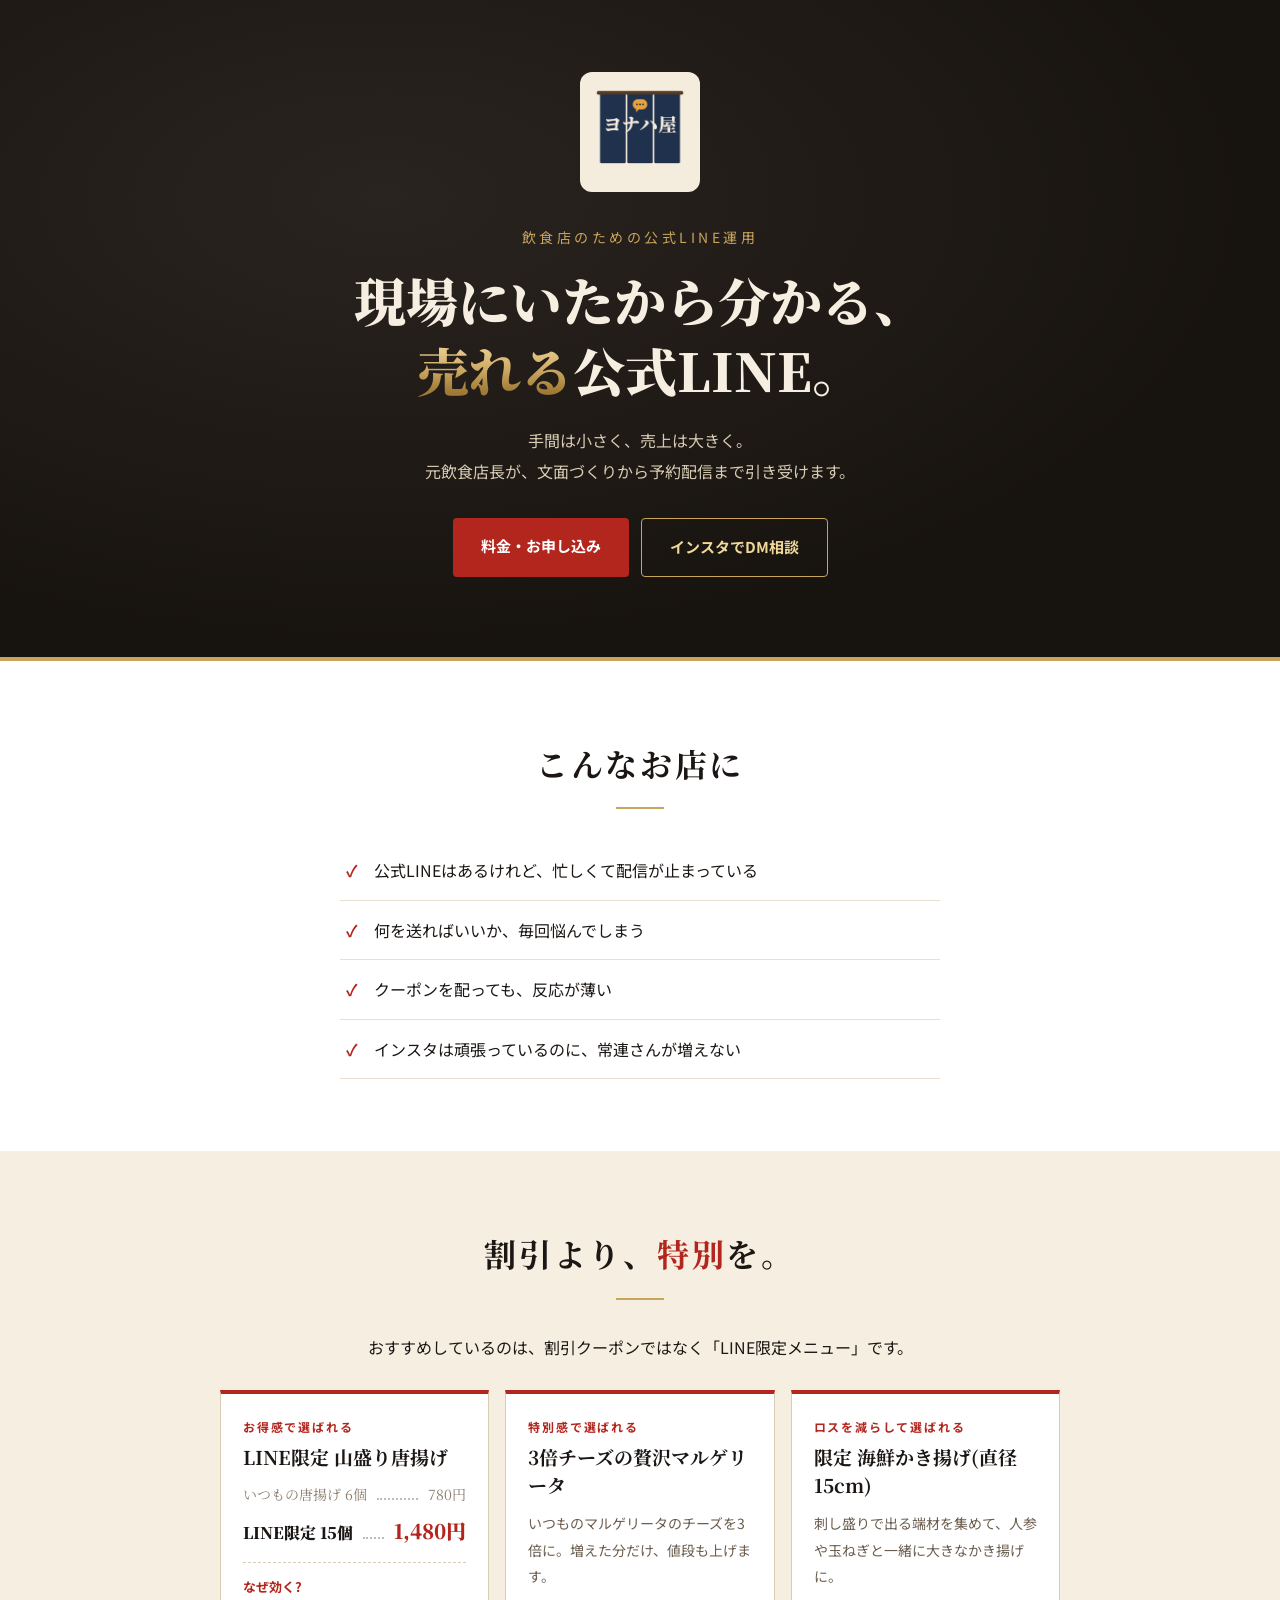
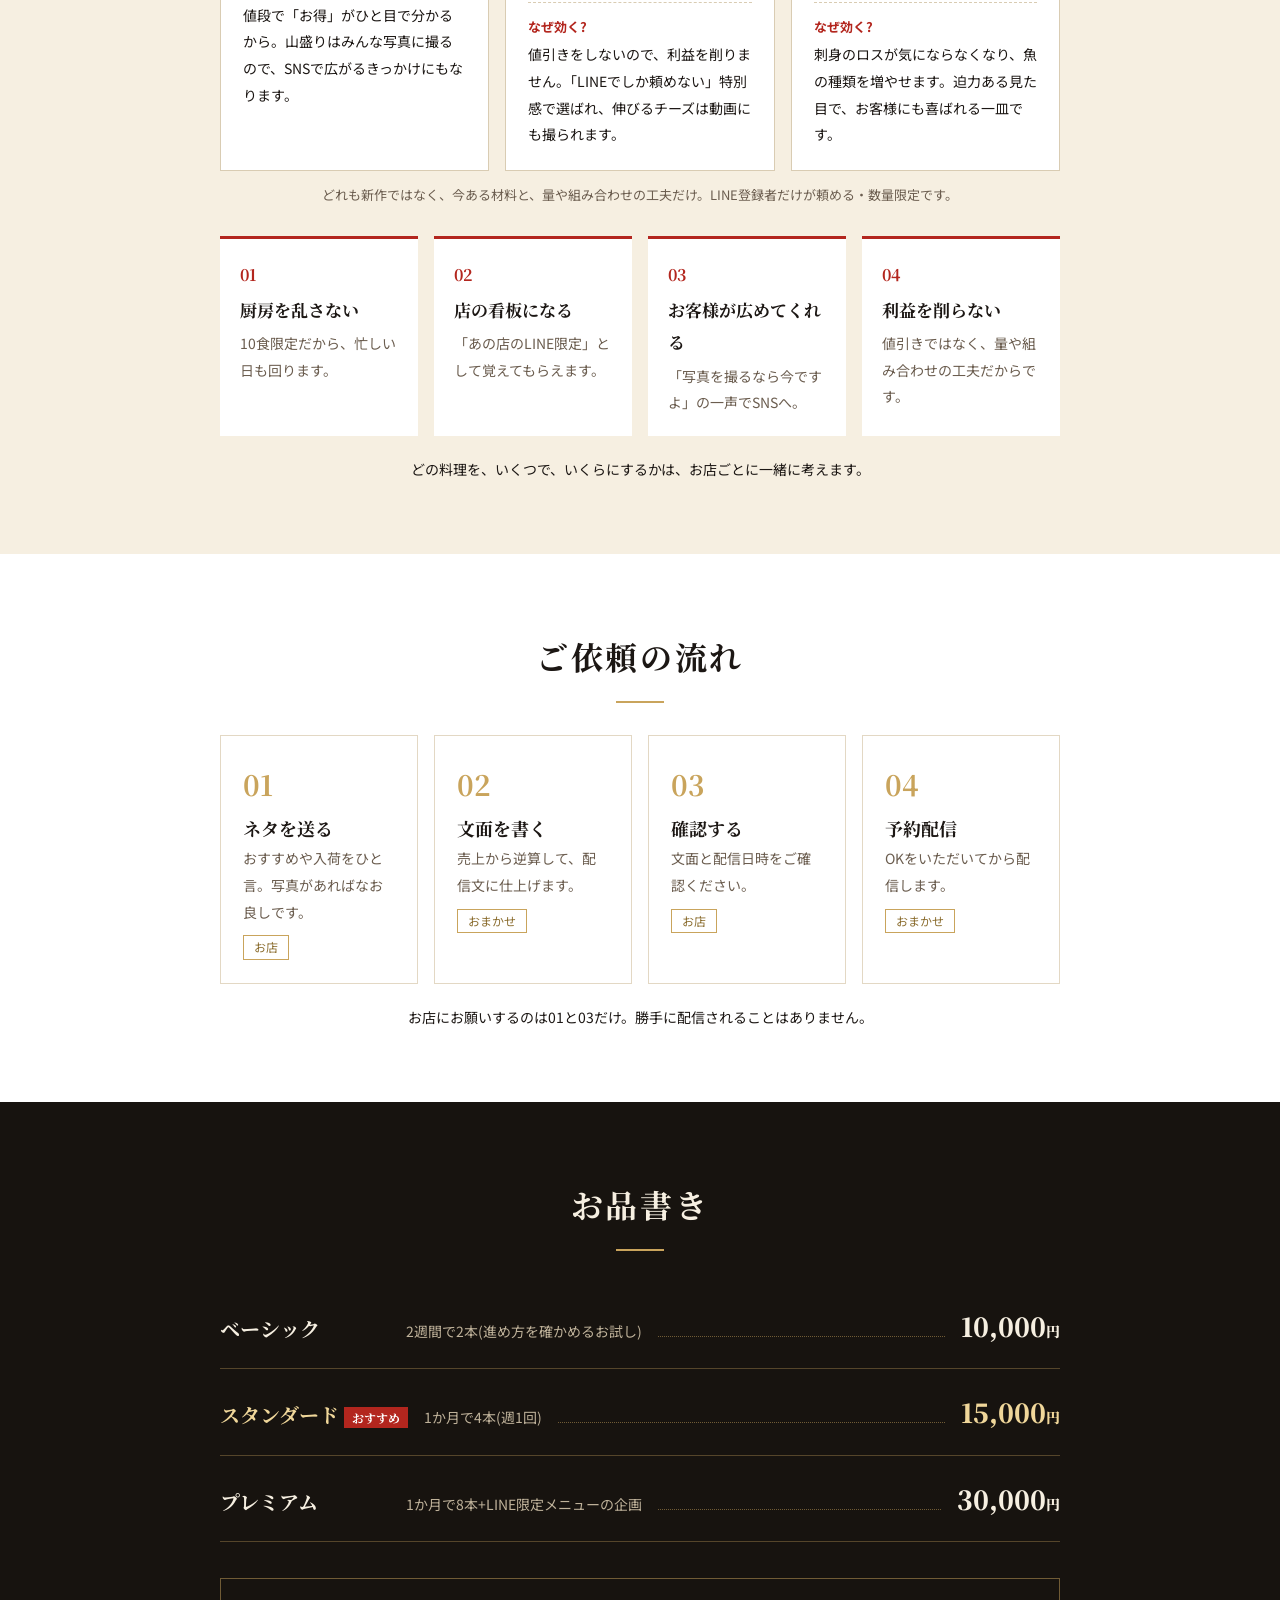
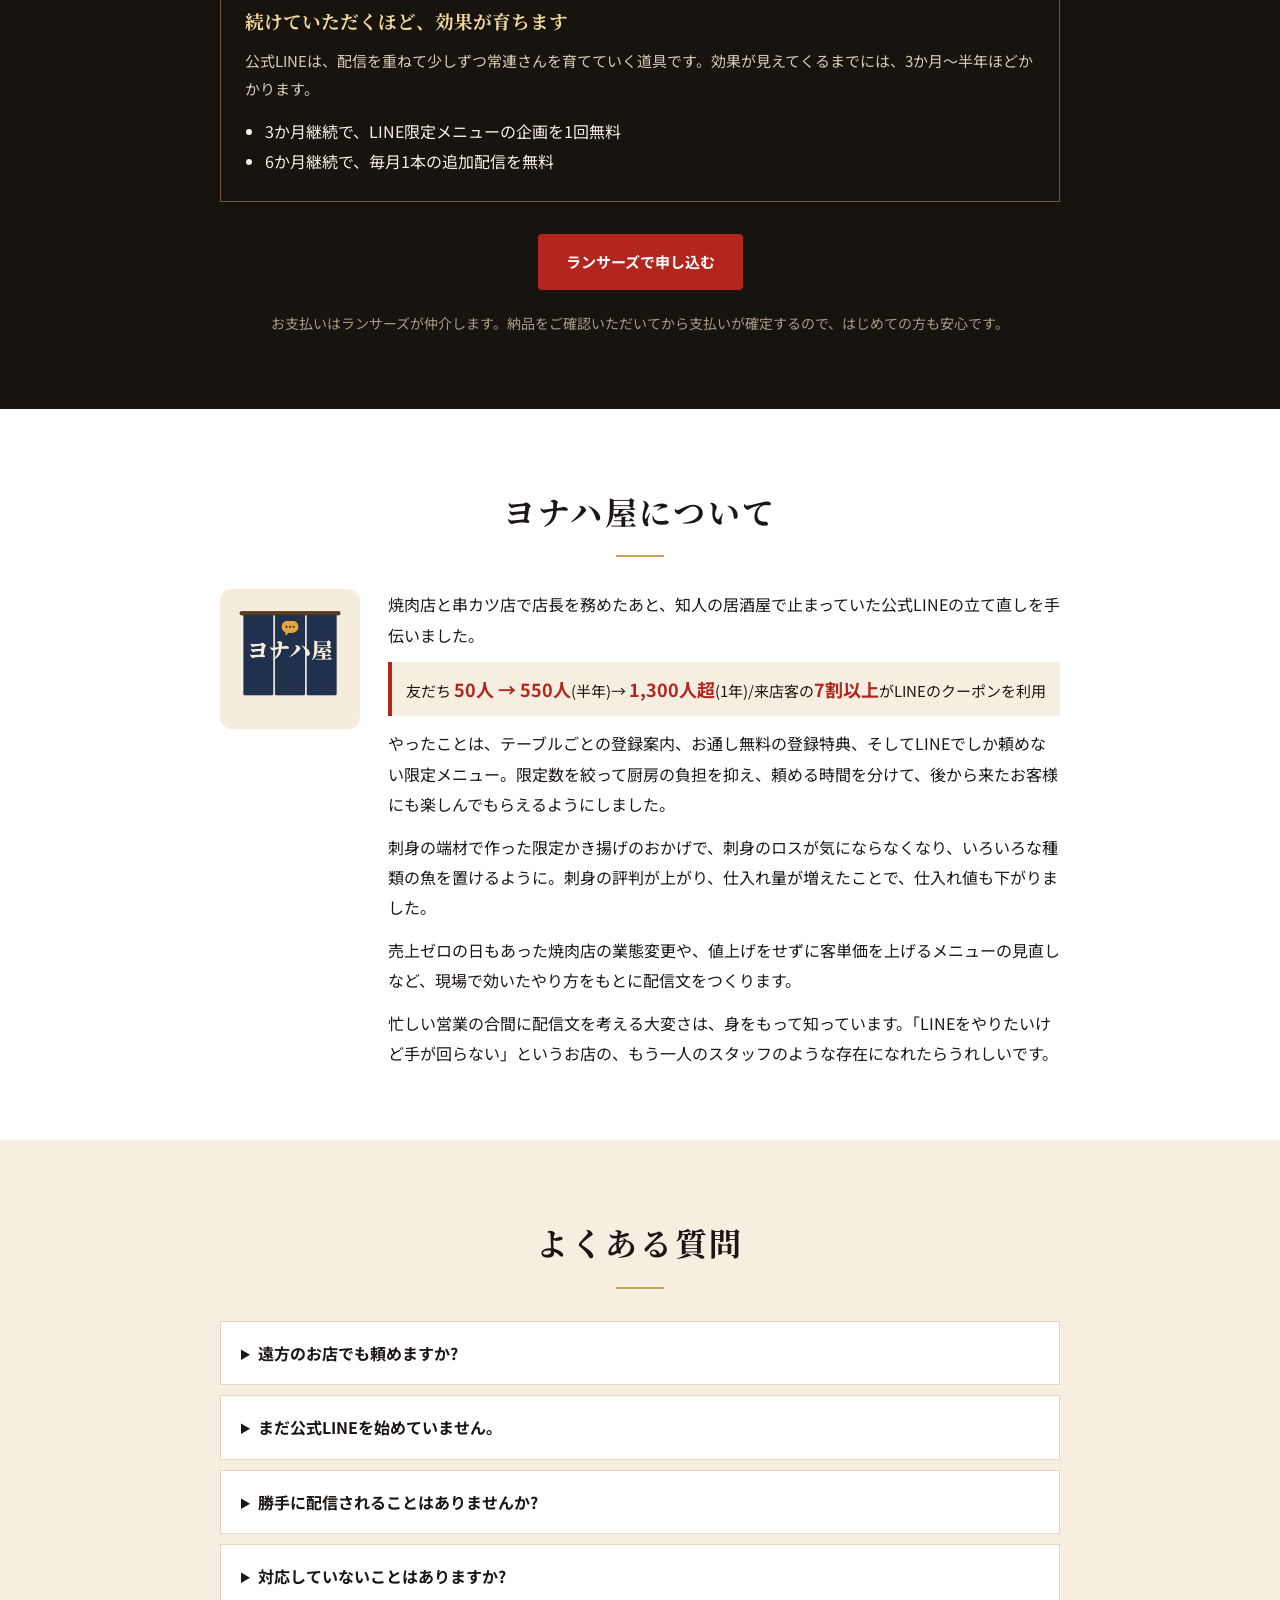
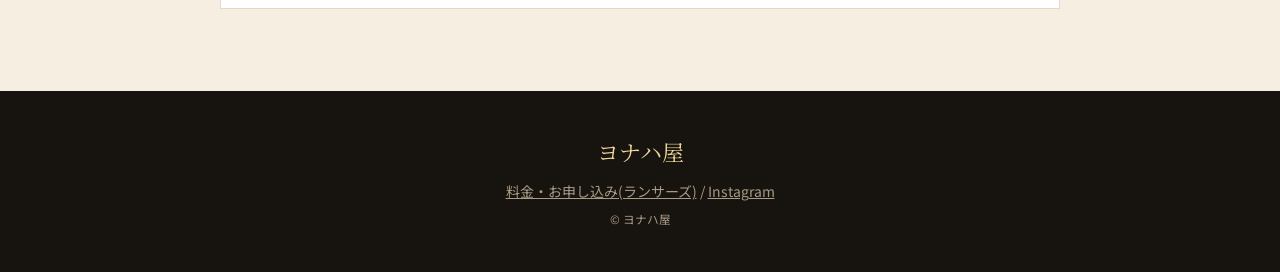
<file: index.html>
<!DOCTYPE html>
<html lang="ja">
<head>
  <!-- ===== ページの基本情報(画面には出ない部分) ===== -->
  <meta charset="UTF-8">
  <meta name="viewport" content="width=device-width, initial-scale=1">
  <title>ヨナハ屋|飲食店の公式LINE運用</title>
  <meta name="description" content="元飲食店長が、飲食店の公式LINE配信を代行します。お店の手間はネタをひと言伝えるだけ。LINEでしか頼めない「限定メニュー」で常連さんを増やします。">

  <!-- SNSでURLを共有したときに出る画像と文章 -->
  <meta property="og:title" content="ヨナハ屋|飲食店の公式LINE運用">
  <meta property="og:description" content="現場にいたから分かる、売れる公式LINE。手間は小さく、売上は大きく。">
  <meta property="og:image" content="https://yonaha-ya.vercel.app/ogp.png">
  <meta property="og:type" content="website">
  <meta property="og:url" content="https://yonaha-ya.vercel.app/">
  <meta name="twitter:card" content="summary_large_image">

  <link rel="icon" href="favicon.png">

  <!-- 文字の形(フォント)を読み込む -->
  <link rel="preconnect" href="https://fonts.googleapis.com">
  <link rel="preconnect" href="https://fonts.gstatic.com" crossorigin>
  <link href="https://fonts.googleapis.com/css2?family=Noto+Sans+JP:wght@400;700&family=Noto+Serif+JP:wght@500;700;900&display=swap" rel="stylesheet">

  <!-- 見た目のルールは別ファイル(style.css)にまとめている -->
  <link rel="stylesheet" href="style.css">
</head>

<body>

  <!-- ===== ① 一番上:キャッチコピー ===== -->
  <header class="hero">
    <div class="hero-inner">
      <img class="logo" src="logo.png" alt="ヨナハ屋のロゴ">
      <p class="eyebrow">飲食店のための公式LINE運用</p>
      <h1>現場にいたから分かる、<br><span class="gold">売れる</span>公式LINE。</h1>
      <p class="lead">手間は小さく、売上は大きく。<br>元飲食店長が、文面づくりから予約配信まで引き受けます。</p>
      <div class="buttons">
        <!-- ★ランサーズのパッケージURLに差し替える -->
        <a class="btn btn-main" href="https://www.lancers.jp/menu/detail/1347773">料金・お申し込み</a>
        <a class="btn btn-sub" href="https://www.instagram.com/yonaha.ya/">インスタでDM相談</a>
      </div>
    </div>
  </header>

  <main>

    <!-- ===== ② こんなお店に ===== -->
    <section class="section">
      <h2>こんなお店に</h2>
      <ul class="checks">
        <li>公式LINEはあるけれど、忙しくて配信が止まっている</li>
        <li>何を送ればいいか、毎回悩んでしまう</li>
        <li>クーポンを配っても、反応が薄い</li>
        <li>インスタは頑張っているのに、常連さんが増えない</li>
      </ul>
    </section>

    <!-- ===== ③ LINE限定メニュー ===== -->
    <section class="section washi">
      <h2>割引より、<span class="red">特別</span>を。</h2>
      <p class="center">おすすめしているのは、割引クーポンではなく「LINE限定メニュー」です。</p>

      <div class="menus">
        <div class="mcard">
          <p class="mtag">お得感で選ばれる</p>
          <h3>LINE限定 山盛り唐揚げ</h3>
          <div class="menu-row old"><span>いつもの唐揚げ 6個</span><i></i><span>780円</span></div>
          <div class="menu-row new"><span>LINE限定 15個</span><i></i><span>1,480円</span></div>
          <p class="why"><b>なぜ効く?</b>値段で「お得」がひと目で分かるから。山盛りはみんな写真に撮るので、SNSで広がるきっかけにもなります。</p>
        </div>
        <div class="mcard">
          <p class="mtag">特別感で選ばれる</p>
          <h3>3倍チーズの贅沢マルゲリータ</h3>
          <p class="mdesc">いつものマルゲリータのチーズを3倍に。増えた分だけ、値段も上げます。</p>
          <p class="why"><b>なぜ効く?</b>値引きをしないので、利益を削りません。「LINEでしか頼めない」特別感で選ばれ、伸びるチーズは動画にも撮られます。</p>
        </div>
        <div class="mcard">
          <p class="mtag">ロスを減らして選ばれる</p>
          <h3>限定 海鮮かき揚げ(直径15cm)</h3>
          <p class="mdesc">刺し盛りで出る端材を集めて、人参や玉ねぎと一緒に大きなかき揚げに。</p>
          <p class="why"><b>なぜ効く?</b>刺身のロスが気にならなくなり、魚の種類を増やせます。迫力ある見た目で、お客様にも喜ばれる一皿です。</p>
        </div>
      </div>
      <p class="menu-note center">どれも新作ではなく、今ある材料と、量や組み合わせの工夫だけ。LINE登録者だけが頼める・数量限定です。</p>

      <div class="reasons">
        <div><b>01</b><h3>厨房を乱さない</h3><p>10食限定だから、忙しい日も回ります。</p></div>
        <div><b>02</b><h3>店の看板になる</h3><p>「あの店のLINE限定」として覚えてもらえます。</p></div>
        <div><b>03</b><h3>お客様が広めてくれる</h3><p>「写真を撮るなら今ですよ」の一声でSNSへ。</p></div>
        <div><b>04</b><h3>利益を削らない</h3><p>値引きではなく、量や組み合わせの工夫だからです。</p></div>
      </div>
      <p class="center small">どの料理を、いくつで、いくらにするかは、お店ごとに一緒に考えます。</p>
    </section>

    <!-- ===== ④ ご依頼の流れ ===== -->
    <section class="section">
      <h2>ご依頼の流れ</h2>
      <ol class="steps">
        <li><b>01</b><h3>ネタを送る</h3><p>おすすめや入荷をひと言。写真があればなお良しです。</p><span class="who">お店</span></li>
        <li><b>02</b><h3>文面を書く</h3><p>売上から逆算して、配信文に仕上げます。</p><span class="who">おまかせ</span></li>
        <li><b>03</b><h3>確認する</h3><p>文面と配信日時をご確認ください。</p><span class="who">お店</span></li>
        <li><b>04</b><h3>予約配信</h3><p>OKをいただいてから配信します。</p><span class="who">おまかせ</span></li>
      </ol>
      <p class="center small">お店にお願いするのは01と03だけ。勝手に配信されることはありません。</p>
    </section>

    <!-- ===== ⑤ プラン ===== -->
    <section class="section dark">
      <h2>お品書き</h2>
      <div class="plans">
        <div class="plan"><span class="name">ベーシック</span><span class="desc">2週間で2本(進め方を確かめるお試し)</span><i></i><span class="price">10,000<small>円</small></span></div>
        <div class="plan rec"><span class="name">スタンダード <em>おすすめ</em></span><span class="desc">1か月で4本(週1回)</span><i></i><span class="price">15,000<small>円</small></span></div>
        <div class="plan"><span class="name">プレミアム</span><span class="desc">1か月で8本+LINE限定メニューの企画</span><i></i><span class="price">30,000<small>円</small></span></div>
      </div>

      <div class="keep">
        <h3>続けていただくほど、効果が育ちます</h3>
        <p>公式LINEは、配信を重ねて少しずつ常連さんを育てていく道具です。効果が見えてくるまでには、3か月〜半年ほどかかります。</p>
        <ul>
          <li>3か月継続で、LINE限定メニューの企画を1回無料</li>
          <li>6か月継続で、毎月1本の追加配信を無料</li>
        </ul>
      </div>
      <!-- ★ランサーズのパッケージURLに差し替える -->
      <p class="center"><a class="btn btn-main" href="https://www.lancers.jp/menu/detail/1347773">ランサーズで申し込む</a></p>
      <p class="center small muted">お支払いはランサーズが仲介します。納品をご確認いただいてから支払いが確定するので、はじめての方も安心です。</p>
    </section>

    <!-- ===== ⑥ プロフィール ===== -->
    <section class="section">
      <h2>ヨナハ屋について</h2>
      <div class="about">
        <img src="logo.png" alt="">
        <div>
          <p>焼肉店と串カツ店で店長を務めたあと、知人の居酒屋で止まっていた公式LINEの立て直しを手伝いました。</p>
          <p class="result">友だち <b>50人 → 550人</b>(半年)→ <b>1,300人超</b>(1年)/来店客の<b>7割以上</b>がLINEのクーポンを利用</p>
          <p>やったことは、テーブルごとの登録案内、お通し無料の登録特典、そしてLINEでしか頼めない限定メニュー。限定数を絞って厨房の負担を抑え、頼める時間を分けて、後から来たお客様にも楽しんでもらえるようにしました。</p>
          <p>刺身の端材で作った限定かき揚げのおかげで、刺身のロスが気にならなくなり、いろいろな種類の魚を置けるように。刺身の評判が上がり、仕入れ量が増えたことで、仕入れ値も下がりました。</p>
          <p>売上ゼロの日もあった焼肉店の業態変更や、値上げをせずに客単価を上げるメニューの見直しなど、現場で効いたやり方をもとに配信文をつくります。</p>
          <p>忙しい営業の合間に配信文を考える大変さは、身をもって知っています。「LINEをやりたいけど手が回らない」というお店の、もう一人のスタッフのような存在になれたらうれしいです。</p>
        </div>
      </div>
    </section>

    <!-- ===== ⑦ よくある質問 ===== -->
    <section class="section washi">
      <h2>よくある質問</h2>
      <details><summary>遠方のお店でも頼めますか?</summary><p>はい。やり取りから配信まで、すべてオンラインで対応しています。</p></details>
      <details><summary>まだ公式LINEを始めていません。</summary><p>アカウントの開設はお店で行っていただき、あいさつメッセージや最初の配信文づくりからお手伝いします。</p></details>
      <details><summary>勝手に配信されることはありませんか?</summary><p>ありません。文面と配信日時をご確認いただき、OKをいただいてから予約配信します。お店のLINEには「運用担当者」権限で参加し、アカウントの設定には触れません。</p></details>
      <details><summary>対応していないことはありますか?</summary><p>写真や動画の撮影、Lステップなどの拡張ツールの構築、リッチメニューのデザイン、広告の運用は対応していません。</p></details>
    </section>

  </main>

  <!-- ===== ⑧ 一番下 ===== -->
  <footer class="footer">
    <p class="foot-name">ヨナハ屋</p>
    <p>
      <a href="https://www.lancers.jp/menu/detail/1347773">料金・お申し込み(ランサーズ)</a> /
      <a href="https://www.instagram.com/yonaha.ya/">Instagram</a>
    </p>
    <small>© ヨナハ屋</small>
  </footer>

</body>
</html>
</file>
<file: style.css>
/* ==========================================================
   ヨナハ屋 ホームページの見た目のルール
   色は最初にまとめて決めておき、下ではその名前で使う
   ========================================================== */
:root {
  --sumi: #17130f;     /* 墨の黒(背景) */
  --sumi2: #241e19;
  --kin: #c9a45c;      /* 金 */
  --kin-light: #f0d79a;
  --washi: #f6efe1;    /* 和紙の白 */
  --ink: #1c1714;      /* 文字の黒 */
  --shu: #b3261e;      /* 判子の赤 */
  --muted: #6b5d4f;    /* うすい文字 */
}

/* ---------- 全体の基本 ---------- */
* { box-sizing: border-box; margin: 0; padding: 0; }
body {
  font-family: "Noto Sans JP", sans-serif;
  color: var(--ink);
  background: #fff;
  line-height: 1.9;
}
h1, h2, h3, .name, .price, .foot-name { font-family: "Noto Serif JP", serif; }
a { color: inherit; }

/* ---------- ① 一番上 ---------- */
.hero {
  background: radial-gradient(ellipse at 30% 30%, #2a2420, var(--sumi) 70%);
  color: var(--washi);
  padding: 72px 20px 80px;
  text-align: center;
  border-bottom: 4px solid var(--kin);
}
.hero-inner { max-width: 760px; margin: 0 auto; }
.logo { width: 120px; border-radius: 12px; margin-bottom: 24px; }
.eyebrow { color: var(--kin); letter-spacing: .25em; font-size: 14px; }
.hero h1 { font-size: clamp(30px, 6vw, 52px); line-height: 1.35; margin: 14px 0 20px; font-weight: 900; }
.gold {
  background: linear-gradient(180deg, #f6e3ae, #d4b06a 45%, #a07a35 80%);
  -webkit-background-clip: text; background-clip: text; color: transparent;
}
.lead { color: #d8ccb4; font-size: 16px; }
.buttons { margin-top: 32px; display: flex; gap: 12px; justify-content: center; flex-wrap: wrap; }

/* ボタン */
.btn {
  display: inline-block; padding: 14px 28px; border-radius: 4px;
  text-decoration: none; font-weight: 700; font-size: 15px;
}
.btn-main { background: var(--shu); color: #fff; }
.btn-sub { border: 1px solid var(--kin); color: var(--kin-light); }
.btn:hover { opacity: .85; }

/* ---------- 各ブロック共通 ---------- */
.section { max-width: 880px; margin: 0 auto; padding: 72px 20px; }
.section h2 {
  font-size: clamp(24px, 4vw, 32px); text-align: center; margin-bottom: 32px;
  letter-spacing: .08em;
}
.section h2::after {          /* 見出しの下の金の線 */
  content: ""; display: block; width: 48px; height: 2px;
  background: var(--kin); margin: 14px auto 0;
}
.washi { background: var(--washi); max-width: none; }
.washi > * { max-width: 840px; margin-left: auto; margin-right: auto; }
.dark { background: var(--sumi); color: var(--washi); max-width: none; }
.dark > * { max-width: 840px; margin-left: auto; margin-right: auto; }
.center { text-align: center; }
.small { font-size: 14px; margin-top: 20px; }
.muted { color: #a89a85; }
.red { color: var(--shu); }

/* ---------- ② こんなお店に ---------- */
.checks { list-style: none; max-width: 600px; margin: 0 auto; }
.checks li { padding: 14px 0 14px 34px; border-bottom: 1px solid #e8dfcf; position: relative; }
.checks li::before { content: "✓"; position: absolute; left: 6px; color: var(--shu); font-weight: 700; }

/* ---------- ③ LINE限定メニュー ---------- */
.menu { background: #fff; border: 1px solid #d9ccb3; padding: 28px; margin: 28px auto; max-width: 600px; }
.menu-row { display: flex; align-items: baseline; gap: 10px; font-family: "Noto Serif JP", serif; }
.menu-row i { flex: 1; border-bottom: 2px dotted #bbb; }
.menu-row.old { color: #8a7d6e; font-size: 18px; }
.menu-row.new { font-size: 22px; font-weight: 900; margin-top: 10px; }
.menu-row.new span:last-child { color: var(--shu); font-size: 28px; }
.menu-note { font-size: 13px; color: var(--muted); margin-top: 12px; }

.reasons { display: grid; grid-template-columns: repeat(auto-fit, minmax(180px, 1fr)); gap: 16px; }
.reasons div { background: #fff; padding: 20px; border-top: 3px solid var(--shu); }
.reasons b { color: var(--shu); font-family: "Noto Serif JP", serif; }
.reasons h3 { font-size: 17px; margin: 4px 0; }
.reasons p { font-size: 14px; color: var(--muted); }

/* ---------- ④ 流れ ---------- */
.steps { list-style: none; display: grid; grid-template-columns: repeat(auto-fit, minmax(180px, 1fr)); gap: 16px; }
.steps li { border: 1px solid #e3d8c4; padding: 22px; }
.steps b { font-family: "Noto Serif JP", serif; font-size: 28px; color: var(--kin); }
.steps h3 { font-size: 18px; }
.steps p { font-size: 14px; color: var(--muted); }
.who { display: inline-block; margin-top: 10px; font-size: 12px; border: 1px solid var(--kin); color: #8b6d2f; padding: 0 10px; }

/* ---------- ⑤ プラン ---------- */
.plans { margin-bottom: 36px; }
.plan {
  display: flex; flex-wrap: wrap; align-items: baseline; gap: 4px 16px;
  padding: 18px 0; border-bottom: 1px solid rgba(201,164,92,.35);
}
.plan .name { font-size: 20px; font-weight: 700; min-width: 170px; }
.plan .desc { color: #bfb29a; font-size: 14px; }
.plan i { flex: 1; border-bottom: 1px dotted rgba(201,164,92,.5); min-width: 30px; }
.plan .price { font-size: 26px; font-weight: 900; }
.plan .price small { font-size: 14px; }
.plan.rec .name, .plan.rec .price { color: var(--kin-light); }
.plan em { font-style: normal; font-size: 12px; background: var(--shu); color: #fff; padding: 2px 8px; vertical-align: middle; }

.keep { border: 1px solid rgba(201,164,92,.5); padding: 24px; margin-bottom: 32px; }
.keep h3 { color: var(--kin-light); margin-bottom: 8px; }
.keep p { color: #d8ccb4; font-size: 15px; }
.keep ul { margin: 12px 0 0 20px; color: var(--washi); }

/* ---------- ⑥ プロフィール ---------- */
.about { display: flex; gap: 28px; align-items: flex-start; }
.about img { width: 140px; border-radius: 12px; flex-shrink: 0; }
.about p + p { margin-top: 12px; }

/* ---------- ⑦ よくある質問 ---------- */
details { background: #fff; border: 1px solid #e3d8c4; margin-bottom: 10px; }
summary { padding: 16px 20px; cursor: pointer; font-weight: 700; }
details p { padding: 0 20px 18px; color: var(--muted); font-size: 15px; }

/* ---------- ⑧ 一番下 ---------- */
.footer { background: var(--sumi); color: #a89a85; text-align: center; padding: 40px 20px; font-size: 14px; }
.foot-name { color: var(--kin-light); font-size: 22px; margin-bottom: 6px; }

/* ---------- スマホ用の調整(画面幅600px以下) ---------- */
@media (max-width: 600px) {
  .hero { padding: 56px 16px 64px; }
  .section { padding: 56px 16px; }
  .about { flex-direction: column; align-items: center; }
  .plan .name { min-width: 0; width: 100%; }
  .plan i { display: none; }
  .menu { padding: 20px; }
  .menu-row.new { font-size: 18px; }
  .menu-row.new span:last-child { font-size: 22px; }
  .menu-row span:last-child { white-space: nowrap; }
}

.result { background: var(--washi); border-left: 4px solid var(--shu); padding: 10px 14px; font-size: 15px; }
.result b { color: var(--shu); font-size: 18px; }

.menus { display: grid; grid-template-columns: repeat(auto-fit, minmax(240px, 1fr)); gap: 16px; margin: 28px auto 8px; }
.mcard { background: #fff; border: 1px solid #d9ccb3; border-top: 4px solid var(--shu); padding: 22px; }
.mtag { font-size: 12px; letter-spacing: .15em; color: var(--shu); font-weight: 700; }
.mcard h3 { font-size: 19px; margin: 4px 0 10px; line-height: 1.5; }
.mcard .menu-row.old { font-size: 14px; }
.mcard .menu-row.new { font-size: 16px; margin-top: 4px; }
.mcard .menu-row.new span:last-child { font-size: 20px; }
.mdesc { font-size: 14px; color: var(--muted); }
.why { font-size: 14px; margin-top: 12px; padding-top: 12px; border-top: 1px dashed #d9ccb3; }
.why b { display: block; color: var(--shu); font-size: 13px; margin-bottom: 2px; }
.menu-note { margin-bottom: 28px; }
</file>
